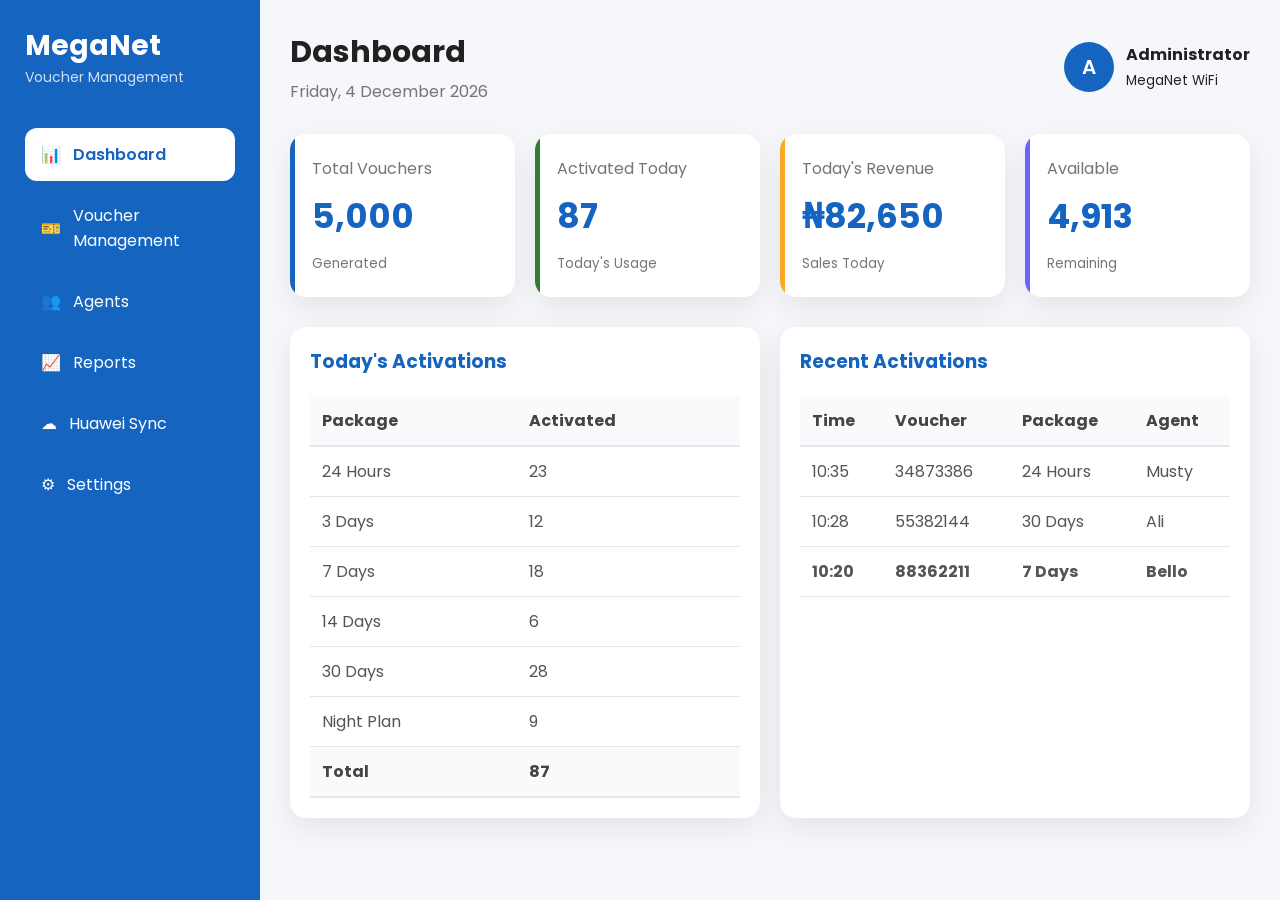
<file: index.html>
<!DOCTYPE html>
<html lang="en">
<head>
<meta charset="UTF-8">
<meta name="viewport" content="width=device-width, initial-scale=1.0">
<title>MegaNet Voucher</title>

<link rel="preconnect" href="https://fonts.googleapis.com">
<link href="https://fonts.googleapis.com/css2?family=Poppins:wght@300;400;500;600;700&display=swap" rel="stylesheet">

<link rel="stylesheet" href="css/style.css">
<link rel="stylesheet" href="css/dashboard.css">

</head>

<body>

<div class="sidebar">

<div class="logo">
<h2>MegaNet</h2>
<p>Voucher Management</p>
</div>

<ul class="menu">

<li class="active">
<a href="index.html">
<span>📊</span>
Dashboard
</a>
</li>

<li>
<a href="pages/vouchers.html">
<span>🎫</span>
Voucher Management
</a>
</li>

<li>
<a href="pages/agents.html">
<span>👥</span>
Agents
</a>
</li>

<li>
<a href="pages/reports.html">
<span>📈</span>
Reports
</a>
</li>

<li>
<a href="pages/sync.html">
<span>☁</span>
Huawei Sync
</a>
</li>

<li>
<a href="pages/settings.html">
<span>⚙</span>
Settings
</a>
</li>

</ul>

</div>

<div class="main">

<header>

<div>

<h1>Dashboard</h1>

<p id="currentDate"></p>

</div>

<div class="profile">

<div class="avatar">A</div>

<div>

<h4>Administrator</h4>

<small>MegaNet WiFi</small>

</div>

</div>

</header>

<section class="stats">

<div class="card">

<p>Total Vouchers</p>

<h2 id="totalVoucher">0</h2>

<small>Generated</small>

</div>

<div class="card">

<p>Activated Today</p>

<h2 id="activatedToday">0</h2>

<small>Today's Usage</small>

</div>

<div class="card">

<p>Today's Revenue</p>

<h2 id="todayRevenue">₦0</h2>

<small>Sales Today</small>

</div>

<div class="card">

<p>Available</p>

<h2 id="availableVoucher">0</h2>

<small>Remaining</small>

</div>

</section>

<section class="grid">

<div class="panel">

<h3>Today's Activations</h3>

<table>

<thead>

<tr>

<th>Package</th>

<th>Activated</th>

</tr>

</thead>

<tbody>

<tr>

<td>24 Hours</td>

<td id="day1">0</td>

</tr>

<tr>

<td>3 Days</td>

<td id="day3">0</td>

</tr>

<tr>

<td>7 Days</td>

<td id="day7">0</td>

</tr>

<tr>

<td>14 Days</td>

<td id="day14">0</td>

</tr>

<tr>

<td>30 Days</td>

<td id="day30">0</td>

</tr>

<tr>

<td>Night Plan</td>

<td id="night">0</td>

</tr>

<tr>

<th>Total</th>

<th id="totalActivated">0</th>

</tr>

</tbody>

</table>

</div>

<div class="panel">

<h3>Recent Activations</h3>

<table>

<thead>

<tr>

<th>Time</th>

<th>Voucher</th>

<th>Package</th>

<th>Agent</th>

</tr>

</thead>

<tbody id="recentTable">

<tr>

<td colspan="4">No Activations Today</td>

</tr>

</tbody>

</table>

</div>

</section>

</div>

<script src="js/app.js"></script>
<script src="js/dashboard.js"></script>

</body>
</html>
</file>
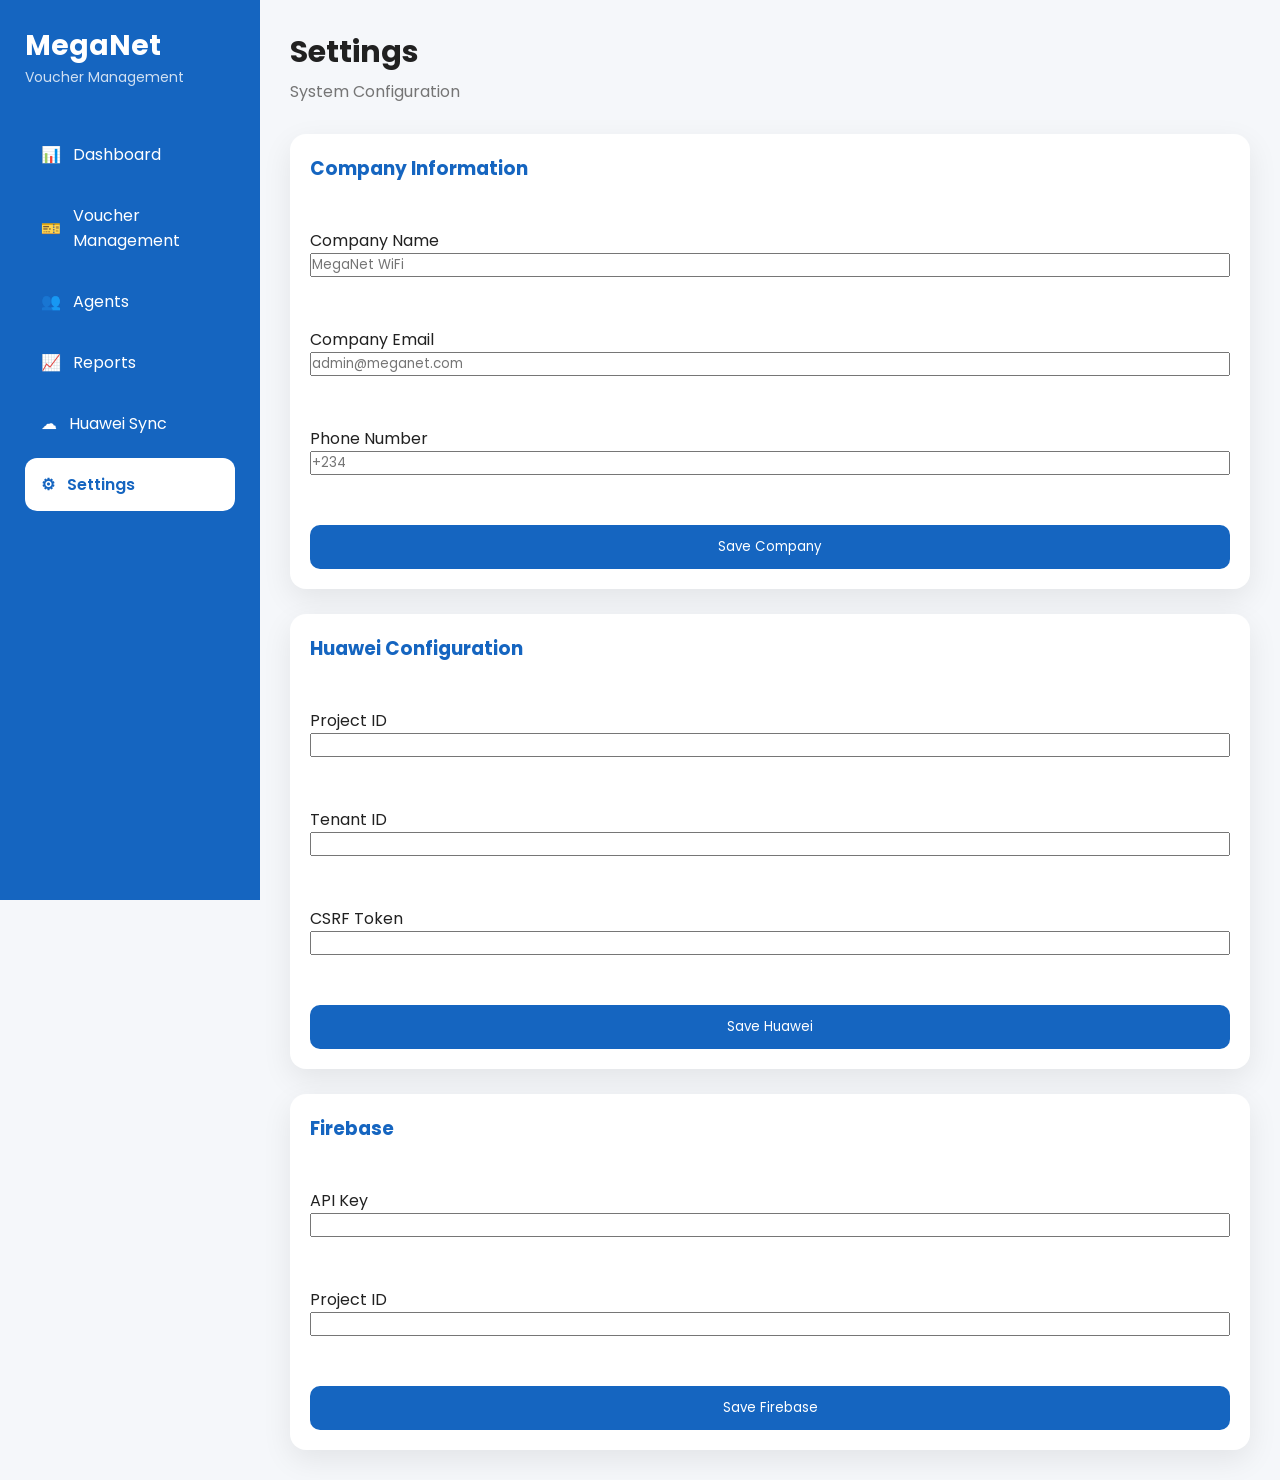
<file: pages/settings.html>
<!DOCTYPE html>
<html lang="en">

<head>

<meta charset="UTF-8">

<meta name="viewport" content="width=device-width, initial-scale=1.0">

<title>Settings</title>

<link rel="preconnect" href="https://fonts.googleapis.com">

<link href="https://fonts.googleapis.com/css2?family=Poppins:wght@300;400;500;600;700&display=swap" rel="stylesheet">

<link rel="stylesheet" href="../css/style.css">

<link rel="stylesheet" href="../css/dashboard.css">

</head>

<body>

<div class="sidebar">

<div class="logo">

<h2>MegaNet</h2>

<p>Voucher Management</p>

</div>

<ul class="menu">

<li>

<a href="../index.html">

<span>📊</span>

Dashboard

</a>

</li>

<li>

<a href="vouchers.html">

<span>🎫</span>

Voucher Management

</a>

</li>

<li>

<a href="agents.html">

<span>👥</span>

Agents

</a>

</li>

<li>

<a href="reports.html">

<span>📈</span>

Reports

</a>

</li>

<li>

<a href="sync.html">

<span>☁</span>

Huawei Sync

</a>

</li>

<li class="active">

<a href="settings.html">

<span>⚙</span>

Settings

</a>

</li>

</ul>

</div>

<div class="main">

<header>

<div>

<h1>Settings</h1>

<p>System Configuration</p>

</div>

</header>

<section class="panel">

<h3>Company Information</h3>

<br>

<label>Company Name</label>

<input
type="text"
id="companyName"
placeholder="MegaNet WiFi">

<br><br>

<label>Company Email</label>

<input
type="email"
id="companyEmail"
placeholder="admin@meganet.com">

<br><br>

<label>Phone Number</label>

<input
type="text"
id="companyPhone"
placeholder="+234">

<br><br>

<button id="saveCompany">

Save Company

</button>

</section>

<br>

<section class="panel">

<h3>Huawei Configuration</h3>

<br>

<label>Project ID</label>

<input
type="text"
id="projectId">

<br><br>

<label>Tenant ID</label>

<input
type="text"
id="tenantId">

<br><br>

<label>CSRF Token</label>

<input
type="text"
id="csrfToken">

<br><br>

<button id="saveHuawei">

Save Huawei

</button>

</section>

<br>

<section class="panel">

<h3>Firebase</h3>

<br>

<label>API Key</label>

<input
type="text"
id="apiKey">

<br><br>

<label>Project ID</label>

<input
type="text"
id="firebaseProject">

<br><br>

<button id="saveFirebase">

Save Firebase

</button>

</section>

</div>

<script src="../js/settings.js"></script>

</body>

  </html>
</file>
<file: css/style.css>
*{
    margin:0;
    padding:0;
    box-sizing:border-box;
    font-family:'Poppins',sans-serif;
}

:root{

    --primary:#1565C0;
    --primary-dark:#0D47A1;
    --success:#2E7D32;
    --warning:#F9A825;
    --danger:#C62828;

    --bg:#F5F7FA;
    --white:#FFFFFF;

    --text:#212121;
    --text-light:#757575;

    --border:#E5E7EB;

    --shadow:0 10px 30px rgba(0,0,0,.08);

    --radius:16px;

}

body{

    background:var(--bg);
    color:var(--text);

}

a{

    text-decoration:none;
    color:inherit;

}

ul{

    list-style:none;

}

.sidebar{

    position:fixed;

    left:0;

    top:0;

    width:260px;

    height:100vh;

    background:var(--primary);

    color:white;

    padding:25px;

}

.logo{

    margin-bottom:40px;

}

.logo h2{

    font-size:28px;

    font-weight:700;

}

.logo p{

    opacity:.8;

    font-size:14px;

}

.menu{

    display:flex;

    flex-direction:column;

    gap:8px;

}

.menu li a{

    display:flex;

    align-items:center;

    gap:12px;

    padding:14px 16px;

    border-radius:12px;

    transition:.3s;

}

.menu li a:hover{

    background:rgba(255,255,255,.12);

}

.menu .active a{

    background:white;

    color:var(--primary);

    font-weight:600;

}

.main{

    margin-left:260px;

    min-height:100vh;

    padding:30px;

}

header{

    display:flex;

    justify-content:space-between;

    align-items:center;

    margin-bottom:30px;

}

header h1{

    font-size:30px;

}

header p{

    color:var(--text-light);

    margin-top:4px;

}

.profile{

    display:flex;

    align-items:center;

    gap:12px;

}

.avatar{

    width:50px;

    height:50px;

    border-radius:50%;

    background:var(--primary);

    color:white;

    display:flex;

    align-items:center;

    justify-content:center;

    font-size:20px;

    font-weight:600;

}

.stats{

    display:grid;

    grid-template-columns:repeat(auto-fit,minmax(220px,1fr));

    gap:20px;

    margin-bottom:30px;

}

.card{

    background:var(--white);

    border-radius:var(--radius);

    padding:22px;

    box-shadow:var(--shadow);

}

.card p{

    color:var(--text-light);

    margin-bottom:10px;

}

.card h2{

    font-size:34px;

    color:var(--primary);

    margin-bottom:8px;

}

.card small{

    color:var(--text-light);

}

.grid{

    display:grid;

    grid-template-columns:1fr 1fr;

    gap:20px;

}

.panel{

    background:var(--white);

    border-radius:var(--radius);

    padding:20px;

    box-shadow:var(--shadow);

}

.panel h3{

    margin-bottom:20px;

    color:var(--primary);

}

table{

    width:100%;

    border-collapse:collapse;

}

th{

    text-align:left;

    padding:12px;

    border-bottom:2px solid var(--border);

}

td{

    padding:12px;

    border-bottom:1px solid var(--border);

}

tr:hover{

    background:#F8FAFC;

}

button{

    background:var(--primary);

    color:white;

    border:none;

    padding:12px 20px;

    border-radius:10px;

    cursor:pointer;

    transition:.3s;

}

button:hover{

    background:var(--primary-dark);

}

@media(max-width:992px){

    .sidebar{

        width:80px;

    }

    .logo p{

        display:none;

    }

    .logo h2{

        font-size:20px;

    }

    .menu li a{

        justify-content:center;

    }

    .menu li a{

        font-size:0;

    }

    .menu li a span{

        font-size:20px;

    }

    .main{

        margin-left:80px;

    }

}

@media(max-width:768px){

    .main{

        margin-left:0;

        padding:15px;

    }

    .sidebar{

        display:none;

    }

    header{

        flex-direction:column;

        align-items:flex-start;

        gap:15px;

    }

    .grid{

        grid-template-columns:1fr;

    }

    .stats{

        grid-template-columns:1fr;

    }

}
</file>
<file: css/dashboard.css>
/* ===========================
   DASHBOARD
=========================== */

.stats .card{
    position:relative;
    overflow:hidden;
    transition:.3s;
}

.stats .card:hover{
    transform:translateY(-4px);
}

.stats .card::before{
    content:"";
    position:absolute;
    left:0;
    top:0;
    width:5px;
    height:100%;
    background:var(--primary);
}

.stats .card:nth-child(2)::before{
    background:var(--success);
}

.stats .card:nth-child(3)::before{
    background:var(--warning);
}

.stats .card:nth-child(4)::before{
    background:#6C63FF;
}

.panel{
    display:flex;
    flex-direction:column;
}

.panel table{
    width:100%;
}

.panel table th{
    background:#F8FAFC;
    color:#444;
    font-weight:600;
}

.panel table td{
    color:#555;
}

.panel table tr:last-child td,
.panel table tr:last-child th{
    font-weight:700;
}

.panel table tbody tr:hover{
    background:#EEF5FF;
}

.status{
    display:inline-flex;
    align-items:center;
    gap:6px;
    padding:6px 12px;
    border-radius:30px;
    font-size:13px;
    font-weight:600;
}

.status.online{
    background:#E8F5E9;
    color:#2E7D32;
}

.status.warning{
    background:#FFF8E1;
    color:#F9A825;
}

.status.offline{
    background:#FDECEC;
    color:#C62828;
}

.package-name{
    font-weight:500;
}

.activation-total{
    font-size:18px;
    color:var(--primary);
    font-weight:700;
}

.recent-item{
    display:flex;
    justify-content:space-between;
    align-items:center;
    padding:14px 0;
    border-bottom:1px solid var(--border);
}

.recent-item:last-child{
    border-bottom:none;
}

.recent-left h4{
    font-size:15px;
    margin-bottom:4px;
}

.recent-left p{
    color:#777;
    font-size:13px;
}

.recent-time{
    color:#999;
    font-size:12px;
}

.progress{
    width:100%;
    height:8px;
    background:#E5E7EB;
    border-radius:30px;
    overflow:hidden;
}

.progress .bar{
    height:100%;
    width:0%;
    background:var(--primary);
    border-radius:30px;
    transition:width .5s ease;
}

.sync-card{
    display:flex;
    justify-content:space-between;
    align-items:center;
    margin-top:20px;
    padding:16px;
    border-radius:12px;
    background:#F8FAFC;
}

.sync-card h4{
    font-size:15px;
    margin-bottom:5px;
}

.sync-card p{
    font-size:13px;
    color:#777;
}

.sync-dot{
    width:12px;
    height:12px;
    border-radius:50%;
    background:#2E7D32;
    animation:pulse 1.5s infinite;
}

@keyframes pulse{

0%{
    transform:scale(1);
    opacity:1;
}

50%{
    transform:scale(1.4);
    opacity:.5;
}

100%{
    transform:scale(1);
    opacity:1;
}

}
</file>
